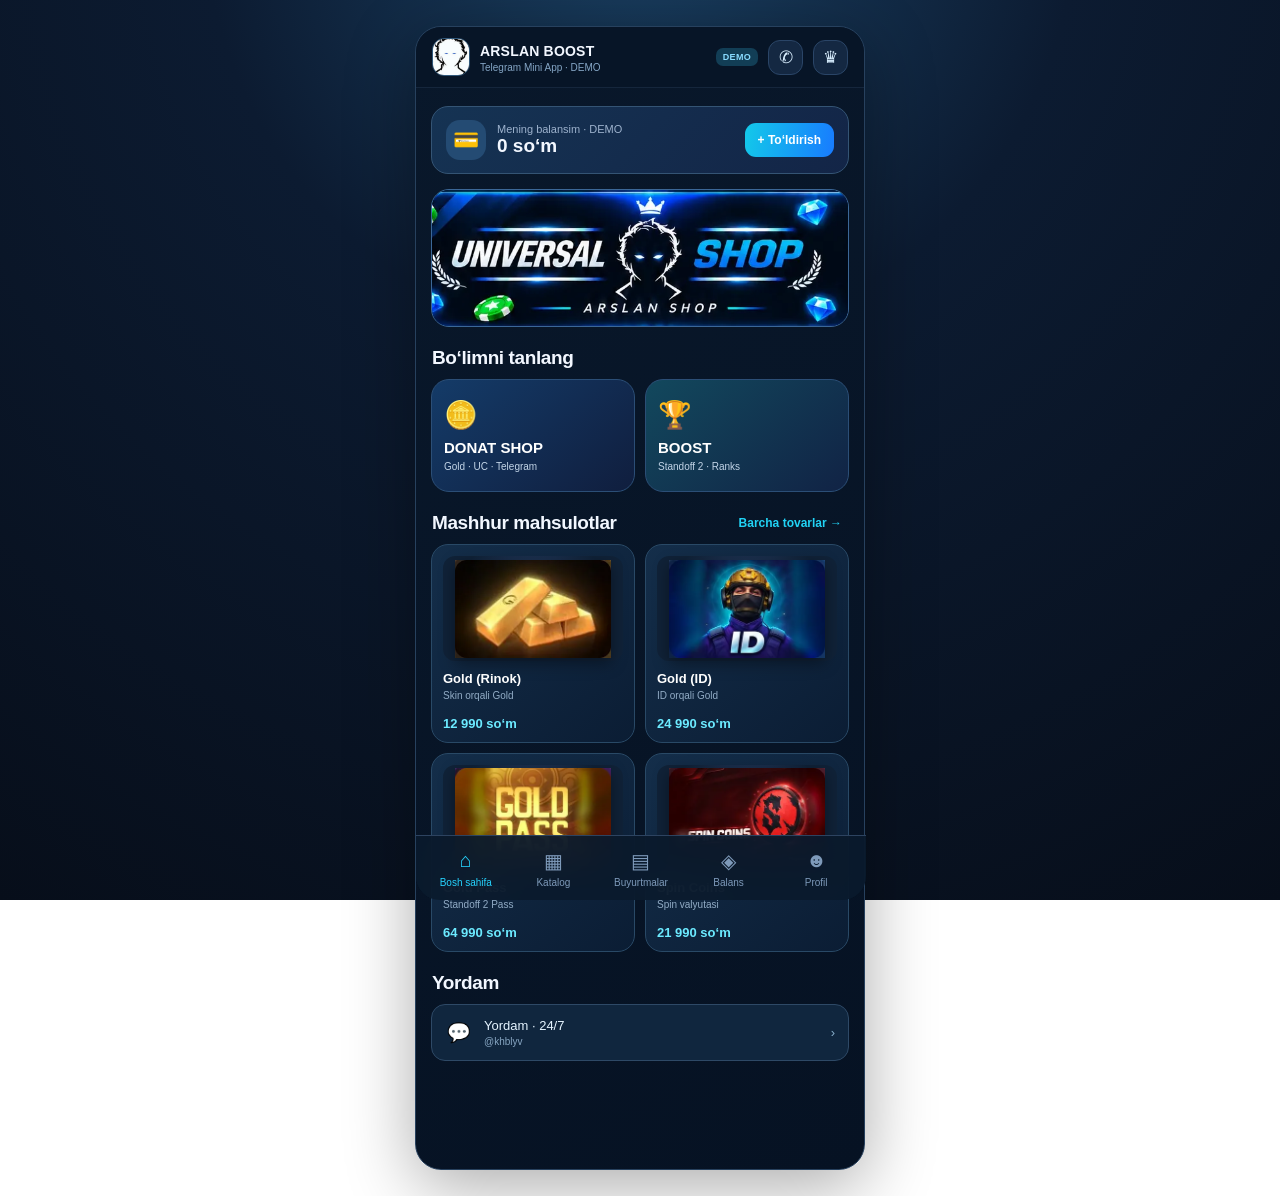
<file: demo/index.html>
<!doctype html>
<html lang="ru"><head><meta charset="utf-8"><meta name="viewport" content="width=device-width,initial-scale=1,viewport-fit=cover"><meta name="theme-color" content="#07162a"><title>ARSLAN BOOST — Интерактивный демо-магазин</title>
<style>
:root{--bg:#081629;--surface:#10243c;--surface2:#142b45;--line:#254360;--white:#f2f7ff;--muted:#9db2cd;--cyan:#21d3f5;--blue:#147dff;--purple:#9185ff;--good:#4de4a3;--bad:#ff7f91;--safe:env(safe-area-inset-bottom,0px)}
*{box-sizing:border-box}html,body{margin:0;min-height:100%;font-family:Inter,-apple-system,BlinkMacSystemFont,"Segoe UI",Arial,sans-serif}html{scroll-behavior:smooth}body{background:radial-gradient(circle at 50% -10%,#1a4164 0,#0c1b31 37%,#070e1a 100%) fixed;color:var(--white)}button,input,select{font:inherit}button{cursor:pointer}a{color:inherit;text-decoration:none}button:disabled{opacity:.5;cursor:not-allowed}.device{margin:auto;max-width:450px;min-height:100dvh;position:relative;background:linear-gradient(150deg,#09182b,#061223);box-shadow:0 16px 70px #0005;overflow:hidden}.site-head{height:61px;display:flex;align-items:center;gap:10px;padding:9px 16px;border-bottom:1px solid #263d5873;position:sticky;top:0;background:#081627ed;backdrop-filter:blur(22px);z-index:25}.mark{width:38px;height:38px;object-fit:cover;border-radius:12px;border:1px solid #30587b}.brand{min-width:0;flex:1}.brand strong{font-size:14px;letter-spacing:.2px}.brand small{display:block;color:#84a5c5;font-size:10px;margin-top:2px}.head-btn{width:35px;height:35px;border:1px solid #2a4567;border-radius:12px;background:#142842;color:#d9efff;font-size:17px;display:grid;place-items:center}.demo-tag{padding:4px 7px;border-radius:7px;font-size:9px;color:#89dcff;background:#123e56;letter-spacing:.3px;font-weight:900}.content{padding:18px 15px calc(100px + var(--safe));min-height:calc(100dvh - 70px)}.muted{color:var(--muted)}.tiny{font-size:11px}.small{font-size:12px}.h1{font-size:25px;font-weight:850;letter-spacing:-.7px;margin:0 0 5px}.h2{font-size:19px;font-weight:800;margin:22px 1px 13px;letter-spacing:-.4px}.sectop{display:flex;align-items:center;justify-content:space-between;gap:8px;margin:20px 1px 10px}.sectop .h2{margin:0}.view-all{background:none;border:none;color:var(--cyan);font-size:12px;font-weight:700}.welcome{font-size:12px;color:#9ab2d2;margin:2px 0 16px}.banner{border-radius:18px;overflow:hidden;height:138px;position:relative;border:1px solid #3b6797;background:linear-gradient(120deg,#1a4982,#20204b)}.banner img{width:100%;height:100%;object-fit:cover;display:block}.banner.boost{height:150px}.balance-strip{display:flex;align-items:center;gap:11px;padding:13px 14px;background:linear-gradient(135deg,#153353,#132547);border:1px solid #345474;border-radius:17px;margin-bottom:15px}.balance-icon{font-size:21px;background:#244b73;width:40px;height:40px;display:grid;place-items:center;border-radius:14px}.balance-number{font-size:19px;font-weight:850;line-height:1.2}.balance-strip .btn-mini{margin-left:auto;flex-shrink:0}.btn-mini{border:0;border-radius:11px;background:linear-gradient(100deg,#13c9e9,#187bff);font-size:12px;font-weight:800;color:white;padding:10px 13px}.choice-row{display:grid;grid-template-columns:1fr 1fr;gap:10px}.big-choice{text-align:left;padding:15px 12px;border:1px solid #2b4e76;border-radius:18px;min-height:113px;background:linear-gradient(140deg,#143b68,#101e3e);color:white;position:relative;overflow:hidden}.big-choice.boost{background:linear-gradient(140deg,#12485d,#112345)}.big-choice .category-symbol{font-size:27px;display:block;margin-bottom:8px}.big-choice b{display:block;font-size:15px}.big-choice small{display:block;color:#c3d5e8;font-size:10px;margin-top:5px}.inline-cards{display:grid;grid-template-columns:repeat(2,minmax(0,1fr));gap:10px}.product-card{text-align:left;display:block;width:100%;min-width:0;border:1px solid #294966;color:white;border-radius:17px;padding:11px;background:linear-gradient(140deg,#142e4a,#0b1d34);overflow:hidden}.product-card .art{height:105px;display:grid;place-items:center;border-radius:12px;background:radial-gradient(ellipse at 50% 35%,#3c558b99,#102238 60%);margin-bottom:10px}.product-card .art img{width:100%;height:98px;object-fit:contain;filter:drop-shadow(0 5px 8px #0006)}.product-card b{display:block;font-size:13px;font-weight:800;line-height:1.3}.product-card small{display:block;color:#92acc6;font-size:10px;min-height:15px;margin-top:2px}.product-card .price{font-size:13px;color:#6ceaff;font-weight:850;margin-top:11px}.chip-row{display:flex;gap:7px;flex-wrap:wrap;margin:14px 0}.chip{padding:9px 13px;border-radius:12px;border:1px solid #2b4967;background:#112740;color:#a4b8cf;font-weight:700;font-size:12px}.chip.active{background:#0c547a;color:#e7faff;border-color:#2bd6f6}.searchbox{display:flex;align-items:center;gap:9px;padding:12px 13px;background:#132942;border:1px solid #2c4764;border-radius:14px;margin:14px 0}.searchbox input{background:none;border:none;outline:none;min-width:0;flex:1;color:white;font-size:14px}.searchbox input::placeholder{color:#89a0b8}.back{color:#c6e3ff;border:0;background:none;font-size:13px;padding:0;margin-bottom:16px}.product-hero{min-height:174px;border-radius:20px;display:grid;place-items:center;background:radial-gradient(circle at center,#2d538e 0,#182c4f 45%,#0b1c32 100%);border:1px solid #345576;position:relative}.product-hero img{width:66%;height:164px;object-fit:contain;filter:drop-shadow(0 12px 14px #0009)}.subheader{font-size:12px;color:#a3b9d4;margin-top:3px}.option-grid{display:grid;grid-template-columns:repeat(2,1fr);gap:8px}.option{min-height:66px;border-radius:13px;background:#102740;border:1px solid #294b6b;color:#e9f6ff;padding:10px;text-align:left}.option b,.option span{display:block}.option b{font-size:12px;line-height:1.2}.option span{font-size:12px;color:#9fbdd4;margin-top:6px}.option.active{border-color:#20cfff;background:#124a65}.option.active span{color:#71e6ff}.field-label{display:block;font-size:12px;font-weight:700;color:#b5cce1;margin:16px 2px 7px}.field{padding:13px 14px;border-radius:13px;background:#10253e;border:1px solid #294869;color:#eaf9ff;width:100%;outline:none;font-size:15px;min-height:48px}.field:focus{border-color:#21d2f5}.field::placeholder{color:#738faa}.hint{font-size:11px;color:#91adc8;line-height:1.55;margin:8px 0}.price-box{border:1px solid #2d4c6b;background:#0b2037;border-radius:15px;padding:14px;margin:17px 0;display:flex;align-items:center;justify-content:space-between;gap:10px}.price-box span{color:#a8c2da;font-size:12px}.price-box strong{font-size:20px;color:#5ae7ff}.primary{border:0;display:block;width:100%;padding:15px;border-radius:14px;background:linear-gradient(105deg,#0acbef,#137cff);color:white;font-size:14px;font-weight:850;box-shadow:0 6px 24px #107dee36}.secondary{background:#152b45;border:1px solid #345471;color:#cdeeff;border-radius:13px;padding:12px 15px;font-weight:800}.soft-btn{background:#133955;border:1px solid #2f577b;color:#eaf7ff;border-radius:12px;padding:11px 12px;font-weight:750;font-size:12px}.danger-btn{color:#ffa6b3;border:1px solid #824451;background:#3d2538}.footer-nav{position:fixed;bottom:0;width:100%;max-width:450px;display:grid;grid-template-columns:repeat(5,1fr);background:#0a1b2dec;border-top:1px solid #2d4360;backdrop-filter:blur(18px);padding:10px 6px calc(9px + var(--safe));z-index:20}.footer-nav button{border:0;color:#7e9aba;background:none;display:grid;place-items:center;gap:4px;font-size:10px;padding:3px 1px}.footer-nav button span{font-size:20px}.footer-nav button.active{color:#26d4ff}.mode-grid{display:grid;grid-template-columns:repeat(3,1fr);gap:8px}.mode-tile{height:85px;position:relative;overflow:hidden;border-radius:13px;border:1px solid #325b77;background-size:cover;background-position:center;color:white;display:flex;align-items:flex-end;justify-content:center;padding:9px;font-size:12px;font-weight:850;text-shadow:0 2px 6px #000}.mode-tile::before{content:"";position:absolute;inset:0;background:linear-gradient(0deg,#071328eb,transparent);z-index:0}.mode-tile span{z-index:1}.mode-tile.active{border:2px solid #20dbff;box-shadow:0 0 16px #17bdff3b}.list-card{display:flex;align-items:center;gap:10px;padding:12px;background:#10283f;border:1px solid #294967;border-radius:15px;margin-bottom:9px}.list-card .bubble{width:40px;height:40px;border-radius:12px;background:#23465f;display:grid;place-items:center;flex-shrink:0;font-size:19px}.list-card .mid{min-width:0;flex:1}.list-card b{display:block;font-size:13px}.list-card small{display:block;color:#90abc8;font-size:11px;margin-top:3px;line-height:1.45}.status{font-size:10px;border-radius:9px;background:#1b425a;padding:5px 7px;color:#a8ddec;white-space:nowrap;font-weight:750}.status.paid{color:#a1f8d3;background:#144c41}.status.pending{color:#ffe2a1;background:#56432c}.status.rejected{color:#ffb5c0;background:#5b2f41}.empty{text-align:center;padding:40px 18px;border:1px dashed #37526b;border-radius:17px;color:#91b0c9;line-height:1.6}.empty strong{color:#d9ebf9;display:block;margin:5px 0 3px}.wallet-big{padding:21px;background:linear-gradient(135deg,#135d7d,#18427a 65%,#332c75);border:1px solid #49a9df;border-radius:20px;margin:7px 0}.wallet-big .number{font-size:31px;font-weight:850;margin:14px 0 8px}.wallet-big small{color:#c6def3;font-size:11px}.wallet-big .row{display:flex;justify-content:space-between;align-items:center;gap:10px}.method-grid{display:grid;grid-template-columns:repeat(3,1fr);gap:8px}.method{padding:15px 5px;border-radius:13px;background:#102a45;border:1px solid #355775;color:#d1edff;font-size:12px;font-weight:800;text-align:center}.method span{font-size:22px;display:block;margin-bottom:8px}.method.active{border-color:#31dcff;background:#135275}.note{padding:12px;border-radius:12px;background:#112d40;border-left:3px solid #30c2ed;font-size:11px;color:#abccdf;line-height:1.65;margin:15px 0}.transaction{display:flex;align-items:center;gap:10px;padding:10px 4px;border-bottom:1px solid #284360}.transaction .mid{flex:1}.transaction b{font-size:12px}.transaction small{display:block;color:#91a9c3;font-size:10px;margin-top:4px}.transaction .money{font-size:13px;font-weight:800}.separator{height:1px;background:#2b4560;margin:18px 0}.profile-avatar{width:59px;height:59px;border-radius:20px;object-fit:cover;border:1px solid #42668a}.profile-info{display:flex;align-items:center;gap:13px;padding:12px;background:#10263f;border:1px solid #274566;border-radius:16px}.row{display:flex;align-items:center;gap:10px}.grow{flex:1}.setting{width:100%;display:flex;align-items:center;gap:12px;border:1px solid #2e4966;background:#10263e;color:#e5f4ff;border-radius:14px;padding:13px;text-align:left;margin-bottom:8px;font-size:13px}.setting .symbol{font-size:19px;width:27px;text-align:center}.setting .grow small{display:block;color:#87a6c2;font-size:10px;margin-top:3px}.setting .right{margin-left:auto;color:#8ab1cd}.tabs{display:flex;gap:5px;background:#0d233a;padding:5px;border-radius:13px}.tabs button{flex:1;border:0;background:none;color:#8fabcd;padding:9px 6px;border-radius:10px;font-weight:750;font-size:12px}.tabs button.active{background:#1b4c6c;color:#e3faff}.notice-card{border-radius:15px;padding:14px;border:1px solid #38546a;background:#162b42;margin-top:10px}.notice-card h3{font-size:14px;margin:0 0 8px}.notice-card p{color:#9db8d2;margin:0 0 12px;font-size:12px;line-height:1.6}.admin-actions{display:grid;grid-template-columns:1fr 1fr;gap:8px;margin-top:12px}.green{border:0;background:#0ca67d;color:white;border-radius:10px;padding:11px;font-size:12px;font-weight:800}.red{border:1px solid #a95468;background:#5b2a3e;color:#ffdce2;border-radius:10px;padding:11px;font-size:12px;font-weight:800}.admin-flag{display:inline-block;background:#ffda7530;color:#ffe099;border-radius:8px;padding:5px 8px;font-size:10px;font-weight:800;margin-bottom:12px}.socials{display:grid;grid-template-columns:1fr 1fr;gap:8px}.socials a{border:1px solid #2b4a6c;border-radius:13px;padding:13px;background:#102740;font-size:12px}.toast{position:fixed;bottom:89px;left:50%;transform:translateX(-50%);width:min(calc(100% - 24px),420px);padding:14px 16px;color:white;border:1px solid #527791;border-radius:13px;background:#21415b;box-shadow:0 12px 36px #0007;z-index:40;text-align:center;font-size:12px;line-height:1.5}.modal-back{position:fixed;inset:0;z-index:35;background:#000a;display:flex;align-items:flex-end;justify-content:center}.modal{width:min(100%,450px);max-height:86dvh;overflow:auto;background:linear-gradient(150deg,#122d49,#0c1d31);border:1px solid #427496;border-radius:24px 24px 0 0;padding:19px 17px calc(24px + var(--safe));box-shadow:0 -15px 45px #0008}.modal-head{display:flex;align-items:center;gap:10px;margin-bottom:17px}.modal-head h2{font-size:18px;margin:0;flex:1}.close{background:#203c55;border:0;border-radius:11px;color:white;width:34px;height:34px;font-size:20px}.modal-method{border:1px solid #31526e;border-radius:12px;padding:13px;margin-bottom:8px;background:#112b47;color:#dcecff;display:flex;align-items:center;gap:13px;width:100%;text-align:left}.modal-method.active{border-color:#24d5ff;background:#174763}.modal-method small{display:block;color:#8ba9c5;font-size:10px;margin-top:3px}.switch{display:flex;gap:7px;align-items:center}.switch i{width:34px;height:19px;border-radius:20px;background:#345774;display:block;position:relative}.switch i:after{content:"";position:absolute;left:3px;top:3px;width:13px;height:13px;border-radius:50%;background:white}.switch.on i{background:#13b3df}.switch.on i:after{left:18px}body.light .device{background:#f2f5fb;color:#243452}body.light .content{color:#243452}body.light .site-head,body.light .footer-nav{background:#f9fbffed;border-color:#d9e2f0}body.light .site-head .brand strong{color:#21304d}body.light .site-head .head-btn{background:#e5edfa;color:#31527d;border-color:#d4e0ed}body.light .product-card,body.light .balance-strip,body.light .list-card,body.light .field,body.light .searchbox,body.light .wallet-big,body.light .notice,body.light .setting,body.light .option,body.light .method,body.light .price-box,body.light .profile-info,body.light .tabs,body.light .notice-card,body.light .socials a{background:#fff;color:#233b5c;border-color:#dce5f2}body.light .product-card b,body.light .list-card b,body.light .setting,body.light .option b,body.light .field{color:#233b5c}body.light .muted,body.light .small,body.light .tiny{color:#6f8099}body.light .option span,body.light .list-card small,body.light .setting .grow small{color:#7789a1}body.light .option.active,body.light .method.active{background:#e3f8ff;border-color:#21b6de}body.light .footer-nav button{color:#7890a9}body.light .footer-nav button.active{color:#087dba}body.light .h2{color:#203454}body.light .back{color:#15577d}body.light .welcome{color:#6d8198}body.light .product-hero{background:#f0f5fd;border-color:#dbe7f7}body.light .price-box strong{color:#0677b6}body.light .chip{background:#e5edfa;color:#49617d;border-color:#cad8eb}body.light .chip.active{color:#006488;background:#cff5ff;border-color:#52bcda}
@media(min-width:520px){.device{margin:26px auto;min-height:calc(100dvh - 52px);border-radius:26px;border:1px solid #27415e}.footer-nav{bottom:0;border-radius:0 0 24px 24px}}
</style></head><body><div class="device" id="app"><div style="padding:28px 20px"><h1 style="font:800 23px -apple-system,Arial,sans-serif">ARSLAN BOOST · DEMO</h1><p style="line-height:1.65;color:#c5d8ed">Этот просмотрщик не запускает интерактивный макет. Для кнопок и разделов откройте версию сайта.</p><a href="https://zenin7210-stack.github.io/arslan-boost-miniapp-v2/demo/" style="display:block;margin-top:24px;border-radius:14px;padding:16px;background:#167cff;text-align:center;font:700 16px -apple-system,Arial,sans-serif;color:white;text-decoration:none">Открыть кликабельный макет</a><p style="font:12px -apple-system,Arial,sans-serif;color:#a2bed7;margin-top:15px">Это демонстрация. Реальные оплаты не проводятся.</p></div></div><div id="layer"></div>
<script>
const ASSETS={"arslan-mark.jpeg":"[data-uri]","donat/banner.webp":"[data-uri]","donat/catalog/shop-mark.webp":"[data-uri]","donat/catalog/gold_rinok.webp":"[data-uri]","donat/catalog/gold_id.webp":"[data-uri]","donat/catalog/gold_pass.webp":"[data-uri]","donat/catalog/spin_coins.webp":"[data-uri]","donat/catalog/telegram_premium.webp":"[data-uri]","donat/catalog/telegram_stars.webp":"[data-uri]","donat/catalog/pubg_mobile.webp":"[data-uri]","donat/catalog/mobile_legends.webp":"[data-uri]","donat/catalog/brawl_stars.webp":"[data-uri]","donat/catalog/roblox.webp":"[data-uri]","hero-banner-hd.png":"[data-uri]","napy.jpg":"[data-uri]","competitive.jpg":"[data-uri]","duel.jpg":"[data-uri]"};
const CATALOG=[{"id":"gold_rinok","title":"Gold (Rinok)","subtitle":"Skin orqali Gold","group":"core","image":"assets/donat/gold.webp","kind":"quantity","min":100,"max":10000,"unit":"Gold","step":100,"input":"optional","badge":"Eng ommabop","options":[["100","100 Gold",12990],["200","200 Gold",24990],["500","500 Gold",60990],["1000","1 000 Gold",120990],["3000","3 000 Gold",360990],["5000","5 000 Gold",600990],["10000","10 000 Gold",1150990]],"img":"[data-uri]"},{"id":"gold_id","title":"Gold (ID)","subtitle":"ID orqali Gold","group":"core","image":"assets/donat/id.webp","kind":"options","max_packs":99,"unit":"Gold","input":"game_id","badge":"Tez va qulay","options":[["100","100 Gold",24990],["200","200 Gold",47990],["300","300 Gold",69990],["500","500 Gold",95990],["1000","1 000 Gold",159990],["3000","3 000 Gold",369990]],"img":"[data-uri]"},{"id":"gold_pass","title":"Gold Pass","subtitle":"Standoff 2 Pass","group":"core","image":"assets/donat/pass.webp","kind":"options","input":"game_id","options":[["base","Gold Pass",64990],["plus10","Gold Pass +10",134990]],"img":"[data-uri]"},{"id":"spin_coins","title":"Spin Coins","subtitle":"Spin valyutasi","group":"core","image":"assets/donat/coins.webp","kind":"options","max_packs":99,"unit":"Coins","input":"game_id","options":[["100","100 Coins",21990],["500","500 Coins",98990],["1000","1 000 Coins",189990],["3000","3 000 Coins",428990]],"img":"[data-uri]"},{"id":"telegram_premium","title":"Telegram Premium","subtitle":"1 / 3 / 6 / 12 oy","group":"telegram","image":"assets/donat/premium.webp","kind":"options","input":"username","options":[["1","1 oy",44990],["3","3 oy (kirishsiz)",169990],["6","6 oy (kirishsiz)",229990],["12gift","12 oy (kirishsiz)",349990],["12","12 oy",299990]],"img":"[data-uri]"},{"id":"telegram_stars","title":"Telegram Stars","subtitle":"50 – 1 000 Stars","group":"telegram","image":"assets/donat/stars.webp","kind":"quantity","min":50,"max":1000,"unit":"Stars","step":1,"input":"username","options":[["50","50 Stars",12500],["100","100 Stars",25000],["200","200 Stars",48000],["500","500 Stars",115000],["1000","1 000 Stars",230000]],"img":"[data-uri]"},{"id":"pubg_mobile","title":"PUBG Mobile","subtitle":"UC","group":"games","image":"assets/donat/pubg.webp","kind":"options","max_packs":99,"unit":"UC","input":"game_id","options":[["60","60 UC",12990],["120","120 UC",25990],["180","180 UC",38990],["325","325 UC",64990],["660","660 UC",124990],["985","985 UC",184990],["1320","1 320 UC",239990],["1800","1 800 UC",319900],["2460","2 460 UC",439990],["3850","3 850 UC",589990],["5650","5 650 UC",899990],["8100","8 100 UC",1159900]],"img":"[data-uri]"},{"id":"mobile_legends","title":"Mobile Legends","subtitle":"Diamond · GLOBAL","group":"games","image":"assets/donat/ml.webp","kind":"options","input":"game_id","options":[["86","86 Diamond",19990],["172","172 Diamond",39990],["257","257 Diamond",64990],["344","344 Diamond",90990],["429","429 Diamond",103990],["514","514 Diamond",124990],["600","600 Diamond",134990],["706","706 Diamond",154990],["963","963 Diamond",214990],["1412","1 412 Diamond",299990],["2367","2 367 Diamond",489990],["2901","2 901 Diamond",584990],["4738","4 738 Diamond",939990],["double100","50 + 50 Diamond (2×)",17990],["double300","150 + 150 Diamond (2×)",44990],["double500","250 + 250 Diamond (2×)",64990],["double1000","500 + 500 Diamond (2×)",139990],["weekly","Weekly Diamond Pass",29900],["twilight","Twilight Pass",119990]],"img":"[data-uri]"},{"id":"brawl_stars","title":"Brawl Stars","subtitle":"Gems / Pass","group":"games","image":"assets/donat/brawl.webp","kind":"options","input":"game_id","options":[["30","30 Gems",17990],["80","80 Gems",44990],["170","170 Gems",87990],["360","360 Gems",171990],["950","950 Gems",409990],["2000","2 000 Gems",809990],["pass","Brawl Pass",78990],["passplus","Brawl Pass Plus",114990],["propass","PRO PASS",184990]],"img":"[data-uri]"},{"id":"roblox","title":"Roblox","subtitle":"Robux","group":"games","image":"assets/donat/roblox.webp","kind":"options","input":"username","options":[["40","40 Robux",9990],["80","80 Robux",18990],["120","120 Robux",28990],["160","160 Robux",38990],["200","200 Robux",48990],["500","500 Robux",81990],["1000","1 000 Robux",159990],["2000","2 000 Robux",314990],["5250","5 250 Robux",781990],["11000","11 000 Robux",1638990]],"img":"[data-uri]"}];
const BOOST_PRICES=[0,3000,4000,6000,9000,13000,18000,25000,35000,50000];
const RANKS=['Калибровка','Bronze','Silver','Gold','Fenix','Ranger','Champion','Master','Elita','The Legend'];
const TEXT={ru:{home:'Главная',catalog:'Каталог',orders:'Заказы',wallet:'Баланс',profile:'Профиль',topup:'Пополнить',support:'Поддержка',choose:'Выберите категорию',boost:'BOOST',shop:'DONAT SHOP',favorites:'Популярные товары',viewAll:'Все товары',search:'Поиск по товарам',all:'Все',games:'Игры',telegram:'Telegram',checkout:'Продолжить к оплате',amount:'Сумма',gameid:'Игровой ID или ник',username:'Username / получатель',enterid:'Укажите ID или ник',payment:'Оплата',pay:'Оплатить',balance:'С баланса',pending:'На проверке',paid:'Оплачено',rejected:'Отклонено',request:'Заявка',myOrders:'Мои заказы',noOrders:'Заказов пока нет',myBalance:'Мой баланс',history:'История операций',minTopup:'Сумма пополнения',methods:'Способ оплаты',sendReview:'Я оплатил — отправить на проверку',profileTitle:'Профиль',settings:'Настройки',admin:'Админ-панель',referral:'Партнёрская программа',socials:'Наши соцсети',help:'Помощь',order:'Заказать',reset:'Сбросить демо',language:'Язык',appearance:'Светлая тема',mode:'Режим',rankFrom:'Текущий ранг',rankTo:'Желаемый ранг',start:'Начать заказ',empty:'Пока пусто',confirm:'Подтвердить',reject:'Отклонить',close:'Закрыть',cashback:'Кешбэк',test:'ДЕМО',cardNote:'Это демонстрация. Не переводите реальные деньги. Реквизиты и списания здесь отсутствуют.',starsNote:'Тестовый сценарий — настоящее списание Stars не происходит.',openShop:'Открыть магазин',openBoost:'Открыть буст',allOrders:'Все',new:'Ожидают',completed:'Оплачено',status:'Статус',notEnough:'Недостаточно денег на демо-балансе',recipient:'Получатель',paynow:'Подтвердить оплату',supportMsg:'Напишите поддержке, если нужна помощь с заказом или оплатой.',sample:'Тестовый аккаунт',bonus:'Ваш бонус с покупок',payHint:'UZCARD и HUMO подтверждаются администратором вручную.',bankTitle:'Перевод на карту',addFunds:'Пополнить баланс',selectPack:'Выберите пакет',chooseMethod:'Выберите способ',activity:'Операции'},uz:{home:'Bosh sahifa',catalog:'Katalog',orders:'Buyurtmalar',wallet:'Balans',profile:'Profil',topup:'To‘ldirish',support:'Yordam',choose:'Bo‘limni tanlang',boost:'BOOST',shop:'DONAT SHOP',favorites:'Mashhur mahsulotlar',viewAll:'Barcha tovarlar',search:'Mahsulot qidirish',all:'Barchasi',games:'O‘yinlar',telegram:'Telegram',checkout:'To‘lovga o‘tish',amount:'Summa',gameid:'O‘yin ID yoki nik',username:'Username / oluvchi',enterid:'ID yoki nik kiriting',payment:'To‘lov',pay:'To‘lash',balance:'Balansdan',pending:'Tekshiruvda',paid:'To‘langan',rejected:'Rad etilgan',request:'Ariza',myOrders:'Buyurtmalarim',noOrders:'Hozircha buyurtma yo‘q',myBalance:'Mening balansim',history:'Amaliyotlar tarixi',minTopup:'To‘ldirish summasi',methods:'To‘lov usuli',sendReview:'To‘ladim — tekshirishga yuborish',profileTitle:'Profil',settings:'Sozlamalar',admin:'Admin panel',referral:'Hamkorlik dasturi',socials:'Ijtimoiy tarmoqlar',help:'Yordam',order:'Buyurtma berish',reset:'Demoni tozalash',language:'Til',appearance:'Yorug‘ rejim',mode:'Rejim',rankFrom:'Hozirgi rank',rankTo:'Kerakli rank',start:'Buyurtma berish',empty:'Hozircha bo‘sh',confirm:'Tasdiqlash',reject:'Rad etish',close:'Yopish',cashback:'Keshbek',test:'DEMO',cardNote:'Bu demo. Haqiqiy pul yubormang. Karta rekvizitlari va haqiqiy to‘lovlar yo‘q.',starsNote:'Test rejimi — haqiqiy Stars yechilmaydi.',openShop:'Do‘konga o‘tish',openBoost:'Boostga o‘tish',allOrders:'Barchasi',new:'Kutilmoqda',completed:'To‘langan',status:'Holat',notEnough:'Demo balansda mablag‘ yetarli emas',recipient:'Oluvchi',paynow:'To‘lovni tasdiqlash',supportMsg:'Buyurtma yoki to‘lov bo‘yicha yordam kerak bo‘lsa, yozing.',sample:'Test foydalanuvchi',bonus:'Xaridlardan bonus',payHint:'UZCARD va HUMO admin tomonidan qo‘lda tasdiqlanadi.',bankTitle:'Kartaga o‘tkazma',addFunds:'Balansni to‘ldirish',selectPack:'Paketni tanlang',chooseMethod:'Usulni tanlang',activity:'Amaliyotlar'}};
const BASE={page:'home',tab:'home',shopFilter:'all',search:'',balance:0,lang:'uz',light:false,orders:[],requests:[],nextId:1431,productId:null,pack:0,quantity:1,gameid:'',username:'',mode:'wing',from:1,to:4,boostId:'',topupAmount:30000,topupMethod:'uzcard',checkoutMethod:'uzcard',orderFilter:'all',adminFilter:'pending',modal:'',paymentIntent:null,adminPreview:false};
let S;try{S={...BASE,...JSON.parse(localStorage.getItem('arslan_mock_v4')||'{}')};}catch{S={...BASE}};
const t=k=>(TEXT[S.lang]||TEXT.uz)[k]||k;
const fmt=x=>new Intl.NumberFormat('ru-RU').format(Math.round(Number(x)||0))+' so‘m';
const safe=x=>String(x??'').replace(/[&<>"']/g,ch=>({'&':'&amp;','<':'&lt;','>':'&gt;','"':'&quot;',"'":'&#39;'}[ch]));
function save(){try{localStorage.setItem('arslan_mock_v4',JSON.stringify(S))}catch{}}
function nav(page){S.page=page;S.modal='';S.search='';if(['home','catalog','orders','wallet','profile'].includes(page))S.tab=page;save();render();window.scrollTo(0,0)}
function toast(msg){let box=document.getElementById('toast');if(box)box.remove();box=document.createElement('div');box.id='toast';box.className='toast';box.textContent=msg;document.body.appendChild(box);setTimeout(()=>box.remove(),3100)}
function moneyCard(){return `<div class="balance-strip"><span class="balance-icon">💳</span><div class="grow"><div class="tiny muted">${t('myBalance')} · ${t('test')}</div><div class="balance-number">${fmt(S.balance)}</div></div><button class="btn-mini" data-action="topup">+ ${t('topup')}</button></div>`}
function head(){return `<header class="site-head"><img class="mark" src="${ASSETS['arslan-mark.jpeg']}"><div class="brand"><strong>ARSLAN BOOST</strong><small>Telegram Mini App · ${t('test')}</small></div><span class="demo-tag">DEMO</span><button class="head-btn" data-action="support" title="${t('support')}">✆</button><button class="head-btn" data-page="admin" title="${t('admin')}">♛</button></header>`}
function bottom(){let tabs=[['home','⌂'],['catalog','▦'],['orders','▤'],['wallet','◈'],['profile','☻']];return `<nav class="footer-nav">${tabs.map(([p,ico])=>`<button data-page="${p}" class="${S.tab===p?'active':''}"><span>${ico}</span>${t(p)}</button>`).join('')}</nav>`}
function item(id){return CATALOG.find(x=>x.id===id)}
function productCard(p){return `<button class="product-card" data-product="${p.id}"><div class="art"><img loading="lazy" alt="" src="${p.img}"></div><b>${safe(p.title)}</b><small>${safe(p.subtitle)}</small><div class="price">${fmt(Math.min(...p.options.map(o=>o[2])))}</div></button>`}
function productsList(list){return list.length?`<div class="inline-cards">${list.map(productCard).join('')}</div>`:empty('Ничего не найдено')}
function home(){return `${moneyCard()}<div class="banner"><img alt="ARSLAN SHOP" src="${ASSETS['donat/banner.webp']}"></div><div class="sectop"><h2 class="h2">${t('choose')}</h2></div><div class="choice-row"><button data-action="open-shop" class="big-choice"><span class="category-symbol">🪙</span><b>DONAT SHOP</b><small>Gold · UC · Telegram</small></button><button data-page="boost" class="big-choice boost"><span class="category-symbol">🏆</span><b>BOOST</b><small>Standoff 2 · Ranks</small></button></div><div class="sectop"><h2 class="h2">${t('favorites')}</h2><button class="view-all" data-page="catalog">${t('viewAll')} →</button></div>${productsList(CATALOG.filter(p=>p.group==='core'))}<div class="sectop"><h2 class="h2">${t('help')}</h2></div><button class="setting" data-action="support"><span class="symbol">💬</span><span class="grow">${t('support')} · 24/7<small>@khblyv</small></span><span class="right">›</span></button>`}
function catalog(){let f=S.shopFilter;return `<h1 class="h1">${t('catalog')}</h1><div class="welcome">Gold · PUBG · Brawl Stars · Roblox · Telegram</div><div class="choice-row"><button class="big-choice" data-action="open-shop"><span class="category-symbol">🪙</span><b>DONAT SHOP</b><small>10 ${S.lang==='uz'?'mahsulot':'товаров'}</small></button><button class="big-choice boost" data-page="boost"><span class="category-symbol">🏆</span><b>BOOST</b><small>${S.lang==='uz'?'Rank oshirish':'Повышение ранга'}</small></button></div><div class="searchbox"><span>⌕</span><input id="searchInput" value="${safe(S.search)}" placeholder="${t('search')}" autocomplete="off"></div><div class="chip-row">${[['all',t('all')],['core','Standoff 2'],['games',t('games')],['telegram','Telegram']].map(([id,label])=>`<button class="chip ${f===id?'active':''}" data-filter="${id}">${label}</button>`).join('')}</div><div id="product-grid">${productsList(CATALOG.filter(p=>(f==='all'||p.group===f)&&(`${p.title} ${p.subtitle}`.toLowerCase().includes(S.search.toLowerCase()))))}</div>`}
function product(){const p=item(S.productId);if(!p)return catalog();let idRequired=p.input==='game_id'||p.input==='username';let opt=p.options[S.pack]||p.options[0];let total=opt[2]*Math.max(1,Number(S.quantity)||1);return `<button class="back" data-page="catalog">‹ ${t('catalog')}</button><div class="product-hero"><img src="${p.img}" alt="${safe(p.title)}"></div><h1 class="h1" style="margin-top:16px">${safe(p.title)}</h1><div class="subheader">${safe(p.subtitle)} · ${t('test')}</div><h2 class="h2">${t('selectPack')}</h2><div class="option-grid">${p.options.map((o,i)=>`<button data-pack="${i}" class="option ${S.pack===i?'active':''}"><b>${safe(o[1])}</b><span>${fmt(o[2])}</span></button>`).join('')}</div>${p.id==='gold_rinok'?`<div class="note">${S.lang==='uz'?'Skin 1-darajali stiker bilan bo‘lishi kerak. Narx aynan ko‘rsatilgan qiymatda bo‘lsin. 20% bozor komissiyasini do‘kon qoplaydi.':'Скин должен быть с наклейкой 1-й степени. Цену выставляйте точно. Комиссию рынка 20% покрывает магазин.'}</div>`:''}<label class="field-label">${p.input==='username'?t('username'):t('gameid')} ${idRequired?'*':''}</label><input class="field" id="gameid" placeholder="${p.input==='username'?'@username':'123456789 или PlayerName'}" value="${safe(S.gameid)}"><label class="field-label">${S.lang==='uz'?'Paketlar soni':'Количество пакетов'}</label><input class="field" id="quantity" min="1" max="99" type="number" value="${S.quantity}"><div class="price-box"><span>${t('amount')}</span><strong id="totalPrice">${fmt(total)}</strong></div><button class="primary" data-action="checkout-product">${t('checkout')} →</button><p class="hint">${t('payHint')} ${p.id==='telegram_stars'? (S.lang==='uz'?'Mahsulot to‘lovi uchun TG Stars ishlatilmaydi.':'Stars не используется для оплаты товаров.'):''}</p>`}
function boost(){return `<button class="back" data-page="catalog">‹ ${t('catalog')}</button><div class="banner boost"><img src="${ASSETS['hero-banner-hd.png']}" alt="Arslan Boost"></div><h1 class="h1" style="margin-top:19px">Standoff 2 BOOST</h1><div class="welcome">${S.lang==='uz'?'Rank oshirish uchun buyurtma':'Заказ на повышение ранга'}</div><h2 class="h2">${t('mode')}</h2><div class="mode-grid">${[['wing','Напы','napy.jpg'],['comp','Сорев','competitive.jpg'],['duel','Дуэль','duel.jpg']].map(([id,title,img])=>`<button class="mode-tile ${S.mode===id?'active':''}" style="background-image:url('${ASSETS[img]}')" data-mode="${id}"><span>${title}</span></button>`).join('')}</div><label class="field-label">${t('rankFrom')}</label><select id="rankFrom" class="field">${RANKS.map((r,i)=>`<option value="${i}" ${Number(S.from)===i?'selected':''}>${r}</option>`).join('')}</select><label class="field-label">${t('rankTo')}</label><select id="rankTo" class="field">${RANKS.map((r,i)=>`<option value="${i}" ${Number(S.to)===i?'selected':''}>${r}</option>`).join('')}</select><label class="field-label">${t('gameid')} *</label><input id="boostId" class="field" placeholder="Player / 12345678" value="${safe(S.boostId)}"><div class="note">${S.lang==='uz'?'Kalibrlash → The Legend: 90 000 so‘m. Sorеv va Duel: +1 000 so‘m.':'Калибровка → The Legend: 90 000 сум. Сорев и Дуэль: +1 000 сум.'}</div><div class="price-box"><span>${t('amount')}</span><strong id="boostPrice">${fmt(boostPrice())}</strong></div><button class="primary" data-action="checkout-boost">${t('start')} →</button>`}
function boostPrice(){let f=Number(S.from),to=Number(S.to);if(to<=f)return 0;if(f===0&&to===9)return 90000+(S.mode==='wing'?0:1000);let sum=0;for(let i=Math.max(f+1,1);i<=to;i++)sum+=BOOST_PRICES[i];return Math.max(12000,sum)+(S.mode==='wing'?0:1000)}
function orders(){let o=S.orders.filter(x=>S.orderFilter==='all'||x.status===S.orderFilter);return `<h1 class="h1">${t('myOrders')}</h1><div class="welcome">${S.lang==='uz'?'Buyurtmalar tarixi va holati':'История и статусы заказов'}</div><div class="tabs">${[['all',t('all')],['pending',t('new')],['paid',t('paid')],['rejected',t('rejected')]].map(([id,label])=>`<button data-order-filter="${id}" class="${S.orderFilter===id?'active':''}">${label}</button>`).join('')}</div><div style="margin-top:14px">${o.length?o.slice().reverse().map(x=>`<div class="list-card"><div class="bubble">${x.kind==='boost'?'🏆':'🪙'}</div><div class="mid"><b>${safe(x.title)}</b><small>#${x.id} · ${safe(x.userId)} · ${fmt(x.amount)}</small></div><span class="status ${x.status}">${t(x.status)}</span></div>`).join(''):empty(t('noOrders'))}</div><button style="margin-top:14px" class="primary" data-page="catalog">${t('viewAll')} →</button>`}
function wallet(){return `<h1 class="h1">${t('wallet')}</h1><div class="wallet-big"><small>${t('myBalance')} · ${t('test')}</small><div class="number">${fmt(S.balance)}</div><div class="row"><small>${t('cashback')}: 0 so‘m</small><button class="btn-mini" data-action="topup">+ ${t('topup')}</button></div></div><h2 class="h2">${t('activity')}</h2><div>${S.requests.length?S.requests.slice().reverse().map(r=>`<div class="transaction"><div class="bubble" style="font-size:19px">${r.kind==='topup'?'💳':'🧾'}</div><div class="mid"><b>${r.kind==='topup'?t('topup'):safe(r.title)}</b><small>#${r.id} · ${r.method.toUpperCase()} · ${t(r.status)}</small></div><span class="money">${r.kind==='topup'?'+':''}${fmt(r.amount)}</span></div>`).join(''):empty(S.lang==='uz'?'Hozircha tranzaksiya yo‘q':'Транзакций пока нет')}</div><div class="note">${t('payHint')}</div>`}
function profile(){return `<h1 class="h1">${t('profileTitle')}</h1><div class="profile-info"><img class="profile-avatar" src="${ASSETS['arslan-mark.jpeg']}"><div class="grow"><b>Arslan User</b><div class="muted small">@demo_user · ${t('sample')}</div></div><span class="demo-tag">DEMO</span></div><h2 class="h2">${t('settings')}</h2><button class="setting" data-action="language"><span class="symbol">🌐</span><span class="grow">${t('language')}<small>O‘zbekcha / Русский</small></span><span class="right">${S.lang.toUpperCase()} ↻</span></button><button class="setting" data-action="light"><span class="symbol">☼</span><span class="grow">${t('appearance')}</span><span class="switch ${S.light?'on':''}"><i></i></span></button><button class="setting" data-page="admin"><span class="symbol">♛</span><span class="grow">${t('admin')}<small>${S.lang==='uz'?'Demo tasdiqlash':'Демо подтверждения'}</small></span><span class="right">›</span></button><button class="setting" data-action="support"><span class="symbol">💬</span><span class="grow">${t('support')}<small>@khblyv</small></span><span class="right">›</span></button><h2 class="h2">${t('referral')}</h2><div class="notice-card"><h3>${S.lang==='uz'?'Hamkorlik uchun 50%':'50% партнёру'}</h3><p>${S.lang==='uz'?'Yangi mijozning tasdiqlangan xarididan sof foydaning 50%. Minimal yechish 10 000 so‘m.':'50% чистой прибыли с подтверждённых покупок новых клиентов. Минимальный вывод 10 000 сум.'}</p><button class="soft-btn" data-action="referral">${S.lang==='uz'?'Ariza yuborish':'Подать заявку'} →</button></div><h2 class="h2">${t('socials')}</h2><div class="socials"><a href="https://t.me/arslansavdo" target="_blank" rel="noopener">Telegram магазин ↗</a><a href="https://t.me/so2chat_uz" target="_blank" rel="noopener">Telegram чат ↗</a><a href="https://t.me/arslanakk" target="_blank" rel="noopener">Аккаунты ↗</a><a href="https://www.instagram.com/arslan_so2" target="_blank" rel="noopener">Instagram ↗</a><a href="https://youtube.com/@Arslanso22" target="_blank" rel="noopener">YouTube ↗</a><a href="https://t.me/khblyv" target="_blank" rel="noopener">${t('support')} ↗</a></div><p style="margin-top:22px;text-align:center"><button class="back" data-action="reset">${t('reset')}</button></p>`}
function admin(){const arr=S.requests.filter(r=>S.adminFilter==='all'||r.status===S.adminFilter);const count=S.requests.filter(r=>r.status==='pending').length;return `<button class="back" data-page="profile">‹ ${t('profile')}</button><span class="admin-flag">${t('test')} · ADMIN SIMULATION</span><h1 class="h1">${t('admin')}</h1><p class="welcome">${S.lang==='uz'?'Bu haqiqiy admin panel emas. Tugmalar faqat demo maʼlumotlarini o‘zgartiradi.':'Демонстрация — кнопки меняют только тестовые данные.'}</p><div class="choice-row"><div class="notice-card"><h3>${count}</h3><p>${t('new')}</p></div><div class="notice-card"><h3>${S.requests.filter(r=>r.status==='paid').length}</h3><p>${t('paid')}</p></div></div><div class="tabs" style="margin:15px 0">${[['pending',t('new')],['all',t('all')],['paid',t('paid')],['rejected',t('rejected')]].map(([id,label])=>`<button data-admin-filter="${id}" class="${S.adminFilter===id?'active':''}">${label}</button>`).join('')}</div>${arr.length?arr.slice().reverse().map(r=>`<div class="notice-card"><div class="row"><h3 class="grow">#${r.id} · ${r.kind==='topup'?t('topup'):t('order')}</h3><span class="status ${r.status}">${t(r.status)}</span></div><p>${safe(r.title)}<br>${r.method.toUpperCase()} · ${safe(r.userId||'@demo_user')}<br><strong style="color:#d9efff">${fmt(r.amount)}</strong></p>${r.status==='pending'?`<div class="admin-actions"><button class="green" data-approve="${r.id}">✓ ${t('confirm')}</button><button class="red" data-reject="${r.id}">✕ ${t('reject')}</button></div>`:''}</div>`).join(''):empty(t('empty'))}<button class="secondary" style="margin-top:15px;width:100%" data-page="home">${t('home')}</button>`}
function empty(label){return `<div class="empty"><div style="font-size:28px">▧</div><strong>${safe(label)}</strong><span>${S.lang==='uz'?'Yangi buyurtma yarating':'Создайте новую заявку'}</span></div>`}
function render(){document.body.classList.toggle('light',!!S.light);let page={home,catalog,product,boost,orders,wallet,profile,admin}[S.page]||home;document.getElementById('app').innerHTML=head()+`<main class="content">${page()}</main>`+bottom();renderModal()}
function renderModal(){let layer=document.getElementById('layer');if(!S.modal){layer.innerHTML='';return}
 let content='',title='';
 if(S.modal==='topup'){
  title=t('addFunds');content=`<label class="field-label">${t('minTopup')}</label><input id="topupAmount" type="number" min="1000" max="100000000" class="field" value="${S.topupAmount}"><div class="chip-row">${[10000,30000,50000,100000].map(v=>`<button class="chip ${Number(S.topupAmount)===v?'active':''}" data-topup-presets="${v}">${new Intl.NumberFormat('ru-RU').format(v)}</button>`).join('')}</div><label class="field-label">${t('methods')}</label><div class="method-grid">${[['uzcard','UZCARD','💳'],['humo','HUMO','💳'],['stars','Stars','⭐']].map(([id,label,ico])=>`<button class="method ${S.topupMethod===id?'active':''}" data-topup-method="${id}"><span>${ico}</span>${label}</button>`).join('')}</div><div class="note">${S.topupMethod==='stars'?t('starsNote'):t('cardNote')}</div><button class="primary" data-action="prepare-topup">${t('checkout')} →</button>`;
 } else if(S.modal==='checkout'){
   let i=S.paymentIntent;title=t('payment');content=`<div class="notice-card"><h3>${safe(i.title)}</h3><p>${safe(i.userId||'@demo_user')}</p><div class="price-box" style="margin-bottom:0"><span>${t('amount')}</span><strong>${fmt(i.amount)}</strong></div></div><label class="field-label">${t('chooseMethod')}</label>${[['uzcard','UZCARD','💳','Ручное подтверждение'],['humo','HUMO','💳','Ручное подтверждение'],['balance',t('balance'),'◈',fmt(S.balance)]].filter(([id])=>i.kind!=='topup'||id!=='balance').map(([id,label,ico,hint])=>`<button class="modal-method ${S.checkoutMethod===id?'active':''}" data-checkout-method="${id}"><span style="font-size:23px">${ico}</span><span class="grow"><b>${label}</b><small>${hint}</small></span><span>${S.checkoutMethod===id?'◉':'◯'}</span></button>`).join('')}<p class="hint">${t('cardNote')}</p><button class="primary" data-action="proceed-payment">${t('checkout')} →</button>`;
 }else if(S.modal==='bank'){
   let i=S.paymentIntent;title=t('bankTitle');content=`<div class="notice-card"><h3>${S.checkoutMethod.toUpperCase()}</h3><p>${t('recipient')}: <strong>ARSLAN SHOP · DEMO</strong></p><div class="price-box" style="margin:0"><span>${t('amount')}</span><strong>${fmt(i.amount)}</strong></div></div><div class="note">${t('cardNote')} ${S.lang==='uz'?'Haqiqiy to‘lov kelganidan keyin admin tasdiqlaydi.':'Администратор подтверждает только после фактического поступления средств.'}</div><button class="primary" data-action="submit-payment">${t('sendReview')}</button><button class="secondary" style="width:100%;margin-top:9px" data-action="back-checkout">‹ ${t('chooseMethod')}</button>`;
 }else if(S.modal==='stars'){
  let i=S.paymentIntent;title='Telegram Stars · DEMO';content=`<div class="notice-card"><h3>${fmt(i.amount)}</h3><p>${t('starsNote')}</p></div><div class="note">${S.lang==='uz'?'Bosilganda faqat demo balans o‘zgaradi. Telegram hisobidan Stars yechilmaydi.':'Нажатие изменит только демо-баланс. Stars из Telegram не списываются.'}</div><button class="primary" data-action="simulate-stars">${S.lang==='uz'?'Test to‘lovni tasdiqlash':'Симулировать успешную оплату'}</button>`;
 }else if(S.modal==='support'){
  title=t('support');content=`<div class="notice-card"><h3>ARSLAN SUPPORT</h3><p>${t('supportMsg')}</p><a class="primary" style="text-align:center" target="_blank" rel="noopener" href="https://t.me/khblyv">@khblyv ↗</a></div><p class="hint">${S.lang==='uz'?'Bu havola haqiqiy Telegram profilini ochadi.':'Эта ссылка открывает настоящий Telegram.'}</p>`;
 }else if(S.modal==='referral'){
  title=t('referral');content=`<div class="notice-card"><h3>50% ${S.lang==='uz'?'sof foydadan':'чистой прибыли'}</h3><p>${S.lang==='uz'?'Yangi mijozlarni olib keling, tasdiqlangan xaridlardan bonus oling.':'Приводите новых клиентов и получайте выплаты с подтверждённых покупок.'}</p></div><a class="primary" style="text-align:center" href="https://t.me/khblyv" target="_blank" rel="noopener">${S.lang==='uz'?'Admin bilan bog‘lanish':'Связаться с админом'} ↗</a>`;
 }
 layer.innerHTML=`<div class="modal-back" onclick="if(event.target===this){action('dismiss')}"><section class="modal" role="dialog" aria-modal="true" aria-label="${safe(title)}"><div class="modal-head"><h2>${safe(title)}</h2><button class="close" data-action="dismiss">×</button></div>${content}</section></div>`;
}
function beginOrder(kind,title,amount,userId){S.paymentIntent={kind,title,amount,userId};S.checkoutMethod='uzcard';S.modal='checkout';save();renderModal()}
function makeRequest(intent,method){let orderId=null;if(intent.kind!=='topup'){orderId=S.nextId++;S.orders.push({id:orderId,kind:intent.kind,title:intent.title,amount:intent.amount,userId:intent.userId,status:'pending',method})}
 let r={id:S.nextId++,orderId,kind:intent.kind,title:intent.title,amount:intent.amount,userId:intent.userId,method,status:'pending',createdAt:Date.now()};S.requests.push(r);return r}
function approve(id,yes){let r=S.requests.find(x=>x.id===id);if(!r||r.status!=='pending'){toast('Already reviewed');return}r.status=yes?'paid':'rejected';if(yes&&r.kind==='topup')S.balance+=r.amount;if(r.orderId){let o=S.orders.find(x=>x.id===r.orderId);if(o)o.status=r.status}save();render();toast(yes?(S.lang==='uz'?'Tasdiqlandi':'Заявка подтверждена'):(S.lang==='uz'?'Rad etildi':'Заявка отклонена'))}
function read(id){return document.getElementById(id)?.value||''}
function action(a){switch(a){
 case 'open-shop':nav('catalog');break;
 case 'topup':S.topupAmount=30000;S.topupMethod='uzcard';S.modal='topup';save();renderModal();break;
 case 'checkout-product':{let p=item(S.productId);if(!p)return;S.gameid=read('gameid').trim();let q=Math.max(1,Math.min(99,Number(read('quantity'))||1));S.quantity=q;if((p.input==='username'||p.input==='game_id')&&!S.gameid){toast(t('enterid'));return}let o=p.options[S.pack]||p.options[0];beginOrder('shop',p.title+' · '+o[1]+(q>1?' ×'+q:''),o[2]*q,S.gameid||'@demo_user');break}
 case 'checkout-boost':{S.boostId=read('boostId').trim();if(!S.boostId){toast(t('enterid'));return}let price=boostPrice();if(price<=0){toast(S.lang==='uz'?'Yuqoriroq rank tanlang':'Выберите ранг выше текущего');return}let mode={wing:'Напы',comp:'Сорев',duel:'Дуэль'}[S.mode];beginOrder('boost',`Boost ${mode}: ${RANKS[S.from]} → ${RANKS[S.to]}`,price,S.boostId);break}
 case 'prepare-topup':{let amount=Number(read('topupAmount'));if(!Number.isInteger(amount)||amount<1000||amount>100000000){toast('1 000 – 100 000 000 so‘m');return}S.topupAmount=amount;S.paymentIntent={kind:'topup',title:'Пополнение баланса',amount,userId:'@demo_user'};if(S.topupMethod==='stars'){S.modal='stars'}else{S.checkoutMethod=S.topupMethod;S.modal='bank'}save();renderModal();break}
 case 'proceed-payment':{let i=S.paymentIntent;if(S.checkoutMethod==='balance'){if(i.amount>S.balance){toast(t('notEnough'));return}S.balance-=i.amount;let orderId=S.nextId++;S.orders.push({id:orderId,kind:i.kind,title:i.title,amount:i.amount,userId:i.userId,status:'paid',method:'balance'});S.requests.push({id:S.nextId++,orderId,kind:i.kind,title:i.title,amount:i.amount,userId:i.userId,method:'balance',status:'paid',createdAt:Date.now()});S.modal='';save();nav('orders');toast(t('paid'));}else{S.modal='bank';renderModal()}break}
 case 'submit-payment':{let r=makeRequest(S.paymentIntent,S.checkoutMethod);S.modal='';save();nav(S.paymentIntent.kind==='topup'?'wallet':'orders');toast(`${t('request')} #${r.id} · ${t('pending')}`);break}
 case 'simulate-stars':{let i=S.paymentIntent;S.balance+=i.amount;S.requests.push({id:S.nextId++,orderId:null,kind:'topup',title:'Stars demo',amount:i.amount,userId:'@demo_user',method:'stars',status:'paid',createdAt:Date.now()});S.modal='';save();nav('wallet');toast(t('paid')+' · DEMO');break}
 case 'back-checkout':S.modal=S.paymentIntent.kind==='topup'?'topup':'checkout';renderModal();break;
 case 'language':S.lang=S.lang==='uz'?'ru':'uz';save();render();break;
 case 'light':S.light=!S.light;save();render();break;
 case 'dismiss':S.modal='';save();renderModal();break;
 case 'support':S.modal='support';renderModal();break;
 case 'referral':S.modal='referral';renderModal();break;
 case 'reset':if(confirm(S.lang==='uz'?'Demo ma’lumotlarini tozalash?':'Сбросить все демо-данные?')){S={...BASE};save();nav('home');}break;
 }}
document.addEventListener('click',e=>{let el=e.target.closest('[data-page],[data-action],[data-product],[data-filter],[data-pack],[data-mode],[data-topup-presets],[data-topup-method],[data-checkout-method],[data-approve],[data-reject],[data-order-filter],[data-admin-filter]');if(!el)return;if(el.dataset.page){nav(el.dataset.page);return}if(el.dataset.action){action(el.dataset.action);return}if(el.dataset.product){S.productId=el.dataset.product;S.pack=0;S.quantity=1;S.gameid='';nav('product');return}if(el.dataset.filter){S.shopFilter=el.dataset.filter;save();render();return}if(el.dataset.pack!==undefined){S.pack=Number(el.dataset.pack);save();render();return}if(el.dataset.mode){S.mode=el.dataset.mode;save();render();return}if(el.dataset.topupPresets){S.topupAmount=Number(el.dataset.topupPresets);save();renderModal();return}if(el.dataset.topupMethod){S.topupMethod=el.dataset.topupMethod;save();renderModal();return}if(el.dataset.checkoutMethod){S.checkoutMethod=el.dataset.checkoutMethod;save();renderModal();return}if(el.dataset.approve){approve(Number(el.dataset.approve),true);return}if(el.dataset.reject){approve(Number(el.dataset.reject),false);return}if(el.dataset.orderFilter){S.orderFilter=el.dataset.orderFilter;save();render();return}if(el.dataset.adminFilter){S.adminFilter=el.dataset.adminFilter;save();render();return}});
document.addEventListener('input',e=>{const id=e.target.id;switch(id){case 'searchInput':S.search=e.target.value;{let f=S.shopFilter;document.getElementById('product-grid').innerHTML=productsList(CATALOG.filter(p=>(f==='all'||p.group===f)&&(`${p.title} ${p.subtitle}`.toLowerCase().includes(S.search.toLowerCase()))));}break;case 'gameid':S.gameid=e.target.value;break;case 'quantity':S.quantity=e.target.value;{let p=item(S.productId),o=p.options[S.pack]||p.options[0];document.getElementById('totalPrice').textContent=fmt(o[2]*Math.max(1,Number(S.quantity)||1));}break;case 'boostId':S.boostId=e.target.value;break;case 'topupAmount':S.topupAmount=e.target.value;break;}});
document.addEventListener('change',e=>{if(e.target.id==='rankFrom')S.from=Number(e.target.value);if(e.target.id==='rankTo')S.to=Number(e.target.value);if(['rankFrom','rankTo'].includes(e.target.id)){save();document.getElementById('boostPrice').textContent=fmt(boostPrice())}});
render();
</script></body></html>
</file>
